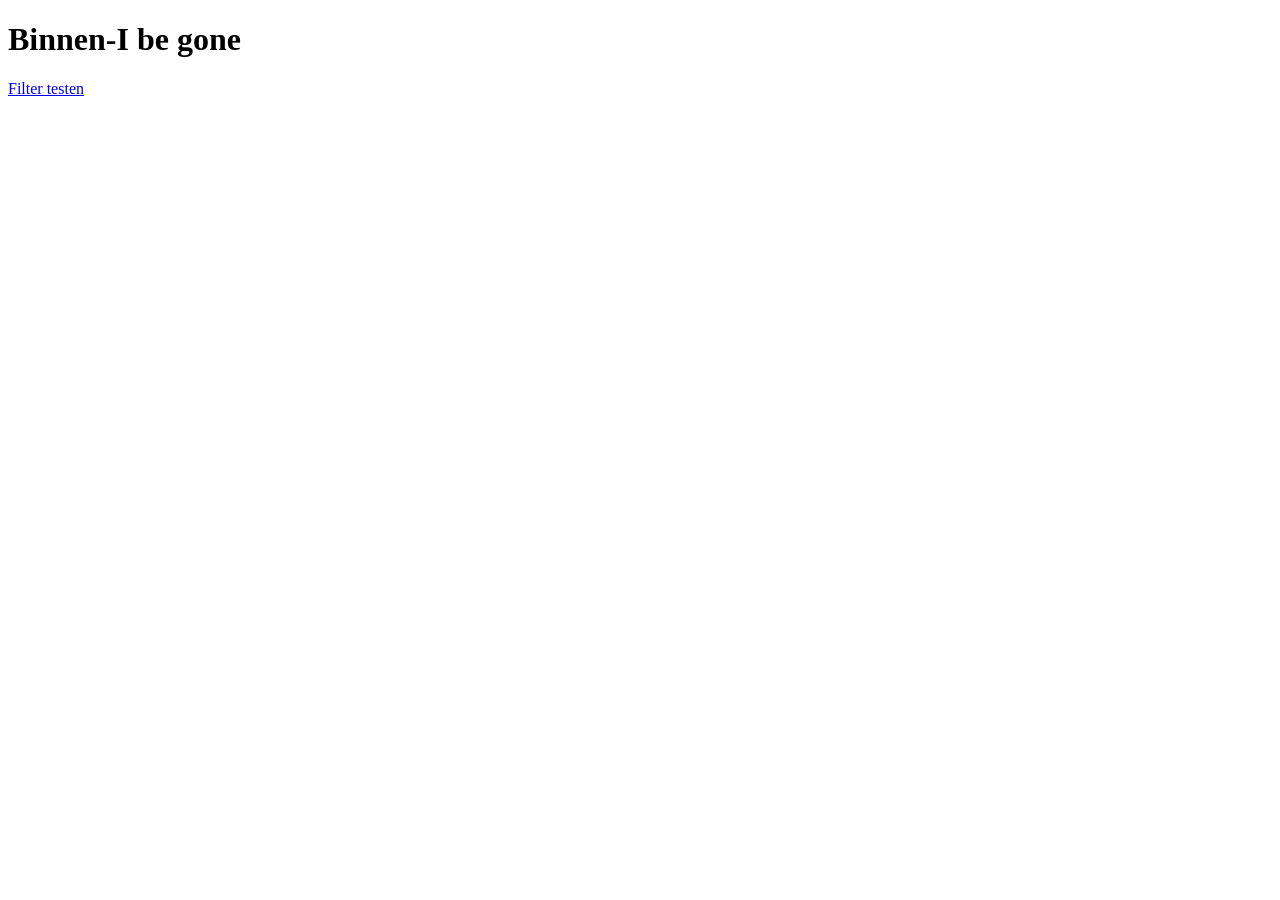
<file: docs/index.html>
<!doctype html>
<html lang="de">
<head><meta charset="utf-8"><meta name="viewport" content="width=device-width, initial-scale=1"><title>Binnen-I be gone</title></head>
<body><main><h1>Binnen-I be gone</h1><p><a href="test/">Filter testen</a></p></main></body>
</html>
</file>
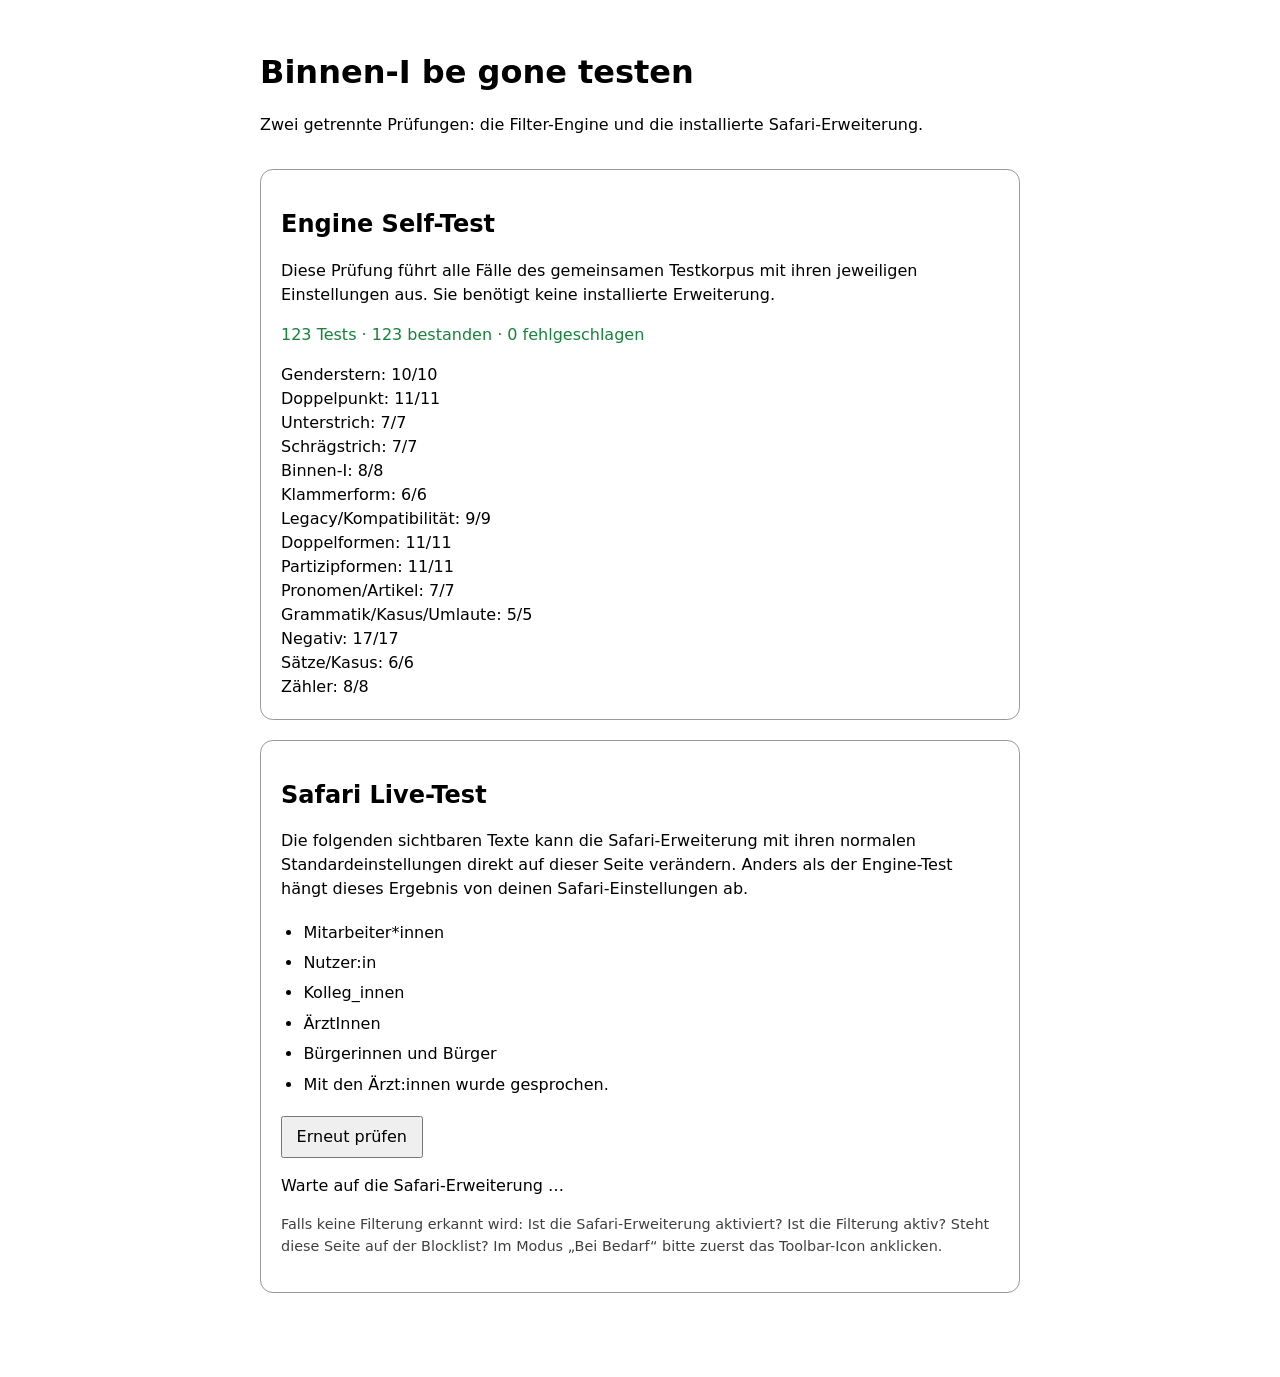
<file: docs/test/index.html>
<!doctype html>
<html lang="de">
<head>
  <meta charset="utf-8">
  <meta name="viewport" content="width=device-width, initial-scale=1">
  <title>Binnen-I be gone – Filter testen</title>
  <link rel="stylesheet" href="style.css">
  <script src="generated/filter-engine.js" defer></script>
  <script src="test.js" defer></script>
</head>
<body>
  <main>
    <header><h1>Binnen-I be gone testen</h1><p>Zwei getrennte Prüfungen: die Filter-Engine und die installierte Safari-Erweiterung.</p></header>
    <section aria-labelledby="engine-title">
      <h2 id="engine-title">Engine Self-Test</h2>
      <p>Diese Prüfung führt alle Fälle des gemeinsamen Testkorpus mit ihren jeweiligen Einstellungen aus. Sie benötigt keine installierte Erweiterung.</p>
      <p id="engine-result" role="status">Tests werden geladen …</p>
      <div id="engine-categories"></div>
      <div id="engine-failures"></div>
    </section>
    <section aria-labelledby="live-title">
      <h2 id="live-title">Safari Live-Test</h2>
      <p>Die folgenden sichtbaren Texte kann die Safari-Erweiterung mit ihren normalen Standardeinstellungen direkt auf dieser Seite verändern. Anders als der Engine-Test hängt dieses Ergebnis von deinen Safari-Einstellungen ab.</p>
      <ul id="live-examples">
        <li class="live-example" data-input="Mitarbeiter*innen" data-expected="Mitarbeiter">Mitarbeiter*innen</li>
        <li class="live-example" data-input="Nutzer:in" data-expected="Nutzer">Nutzer:in</li>
        <li class="live-example" data-input="Kolleg_innen" data-expected="Kollegen">Kolleg_innen</li>
        <li class="live-example" data-input="ÄrztInnen" data-expected="Ärzte">ÄrztInnen</li>
        <li class="live-example" data-input="Bürgerinnen und Bürger" data-expected="Bürger">Bürgerinnen und Bürger</li>
        <li class="live-example" data-input="Mit den Ärzt:innen wurde gesprochen." data-expected="Mit den Ärzten wurde gesprochen.">Mit den Ärzt:innen wurde gesprochen.</li>
      </ul>
      <button id="live-check" type="button">Erneut prüfen</button>
      <p id="live-result" role="status">Warte auf die Safari-Erweiterung …</p>
      <p class="hint">Falls keine Filterung erkannt wird: Ist die Safari-Erweiterung aktiviert? Ist die Filterung aktiv? Steht diese Seite auf der Blocklist? Im Modus „Bei Bedarf“ bitte zuerst das Toolbar-Icon anklicken.</p>
    </section>
  </main>
</body>
</html>
</file>
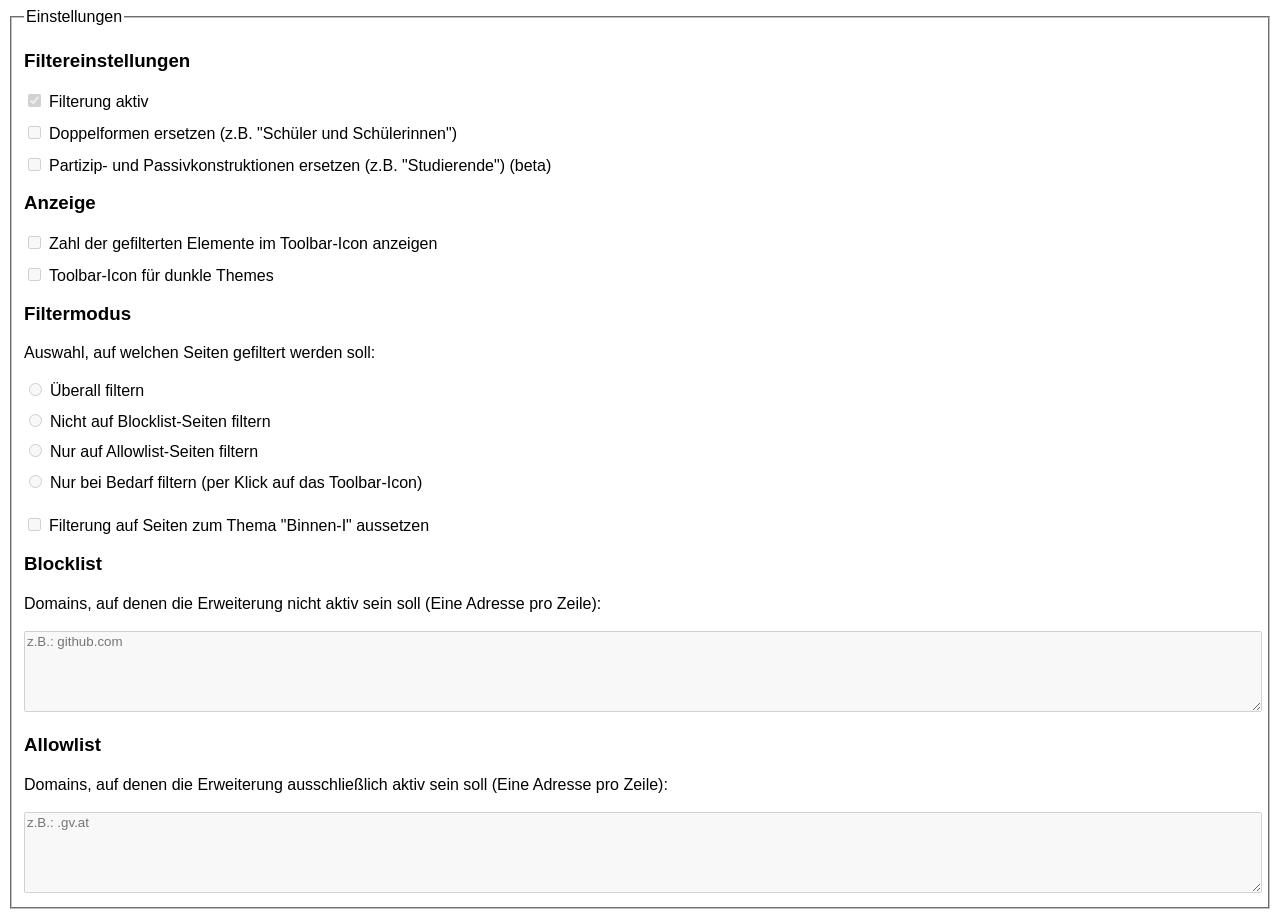
<file: Shared (Extension)/Resources/options.html>
<!DOCTYPE html>

<html>

<head>
    <meta charset="utf-8">
    <style media="screen" type="text/css">
        * {
            font-family: Segoe UI, sans-serif;
        }
		h3 {
			font-weight: bold;
		}
		p {
			line-height: 130%;
		}
		.controls {
			line-height: 80%;
		}
		label {
			margin-left: 5px;
		}
		textarea {
			width: 100%;
		}
    </style>
</head>

<body>
    <form>
        <fieldset>
            <legend>Einstellungen</legend>
            <h3>Filtereinstellungen</h3>
			<div class="controls">
				<div class="input"><input type="checkbox" id="aktiv" checked><label id="aktiv-description">Filterung aktiv</label></div><br>
				<div class="input"><input type="checkbox" id="doppelformen"><label>Doppelformen ersetzen (z.B. "Schüler und Schülerinnen")</label></div><br>
				<div class="input"><input type="checkbox" id="partizip"><label>Partizip- und Passivkonstruktionen ersetzen (z.B. "Studierende") (beta)</label></div>
			</div>
            <h3>Anzeige</h3>
			<div class="controls">
				<div class="input"><input type="checkbox" id="counter"><label>Zahl der gefilterten Elemente im Toolbar-Icon anzeigen</label></div><br>
				<div class="input"><input type="checkbox" id="invertiert"><label>Toolbar-Icon für dunkle Themes</label></div>
			</div>
			<h3>Filtermodus</h3>
			<div class="controls">
				<p>Auswahl, auf welchen Seiten gefiltert werden soll:</p>
				<div class="input"><input type="radio" name="filterstate" id="none" value="Keine"><label>Überall filtern</label></div><br>
				<div class="input"><input type="radio" name="filterstate" id="blockliststate" value="Blocklist"><label>Nicht auf Blocklist-Seiten filtern</label></div><br>
				<div class="input"><input type="radio" name="filterstate" id="allowliststate" value="Allowlist"><label>Nur auf Allowlist-Seiten filtern</label></div><br>
				<div class="input"><input type="radio" name="filterstate" id="ondemandstate" value="Bei Bedarf"><label>Nur bei Bedarf filtern (per Klick auf das Toolbar-Icon)</label></div><br><br>
				<div class="input" id="skipvis"><input type="checkbox" id="skip_topic"><label>Filterung auf Seiten zum Thema "Binnen-I" aussetzen</label></div>
			</div>
            <h3>Blocklist</h3>
            <p>Domains, auf denen die Erweiterung nicht aktiv sein soll (Eine Adresse pro Zeile):</p>
            <textarea id="blocklist" placeholder="z.B.: github.com" rows="5"></textarea><br>
			<h3>Allowlist</h3>
            <p>Domains, auf denen die Erweiterung ausschließlich aktiv sein soll (Eine Adresse pro Zeile):</p>
            <textarea id="allowlist" placeholder="z.B.: .gv.at" rows="5"></textarea>
        </fieldset>
    </form>
    <script src="options.js"></script>
</body>

</html>
</file>
<file: docs/test/style.css>
:root { color-scheme: light dark; font: 16px/1.5 system-ui, sans-serif; }
body { margin: 0; background: Canvas; color: CanvasText; }
main { max-width: 760px; margin: 0 auto; padding: 2rem 1rem 4rem; }
header { margin-bottom: 2rem; }
section { border: 1px solid #999; border-radius: .8rem; padding: 1.25rem; margin: 1.25rem 0; }
h1, h2 { line-height: 1.2; }
#live-examples { padding-left: 1.4rem; }
#live-examples li { padding: .2rem 0; }
button { font: inherit; padding: .45rem .85rem; cursor: pointer; }
details { margin: .6rem 0; border: 1px solid #999; border-radius: .4rem; padding: .5rem .75rem; }
summary { cursor: pointer; }
pre { white-space: pre-wrap; overflow-wrap: anywhere; }
.pass { color: #16823b; }.fail { color: #c23535; }
.hint { opacity: .75; font-size: .9rem; }
</file>
